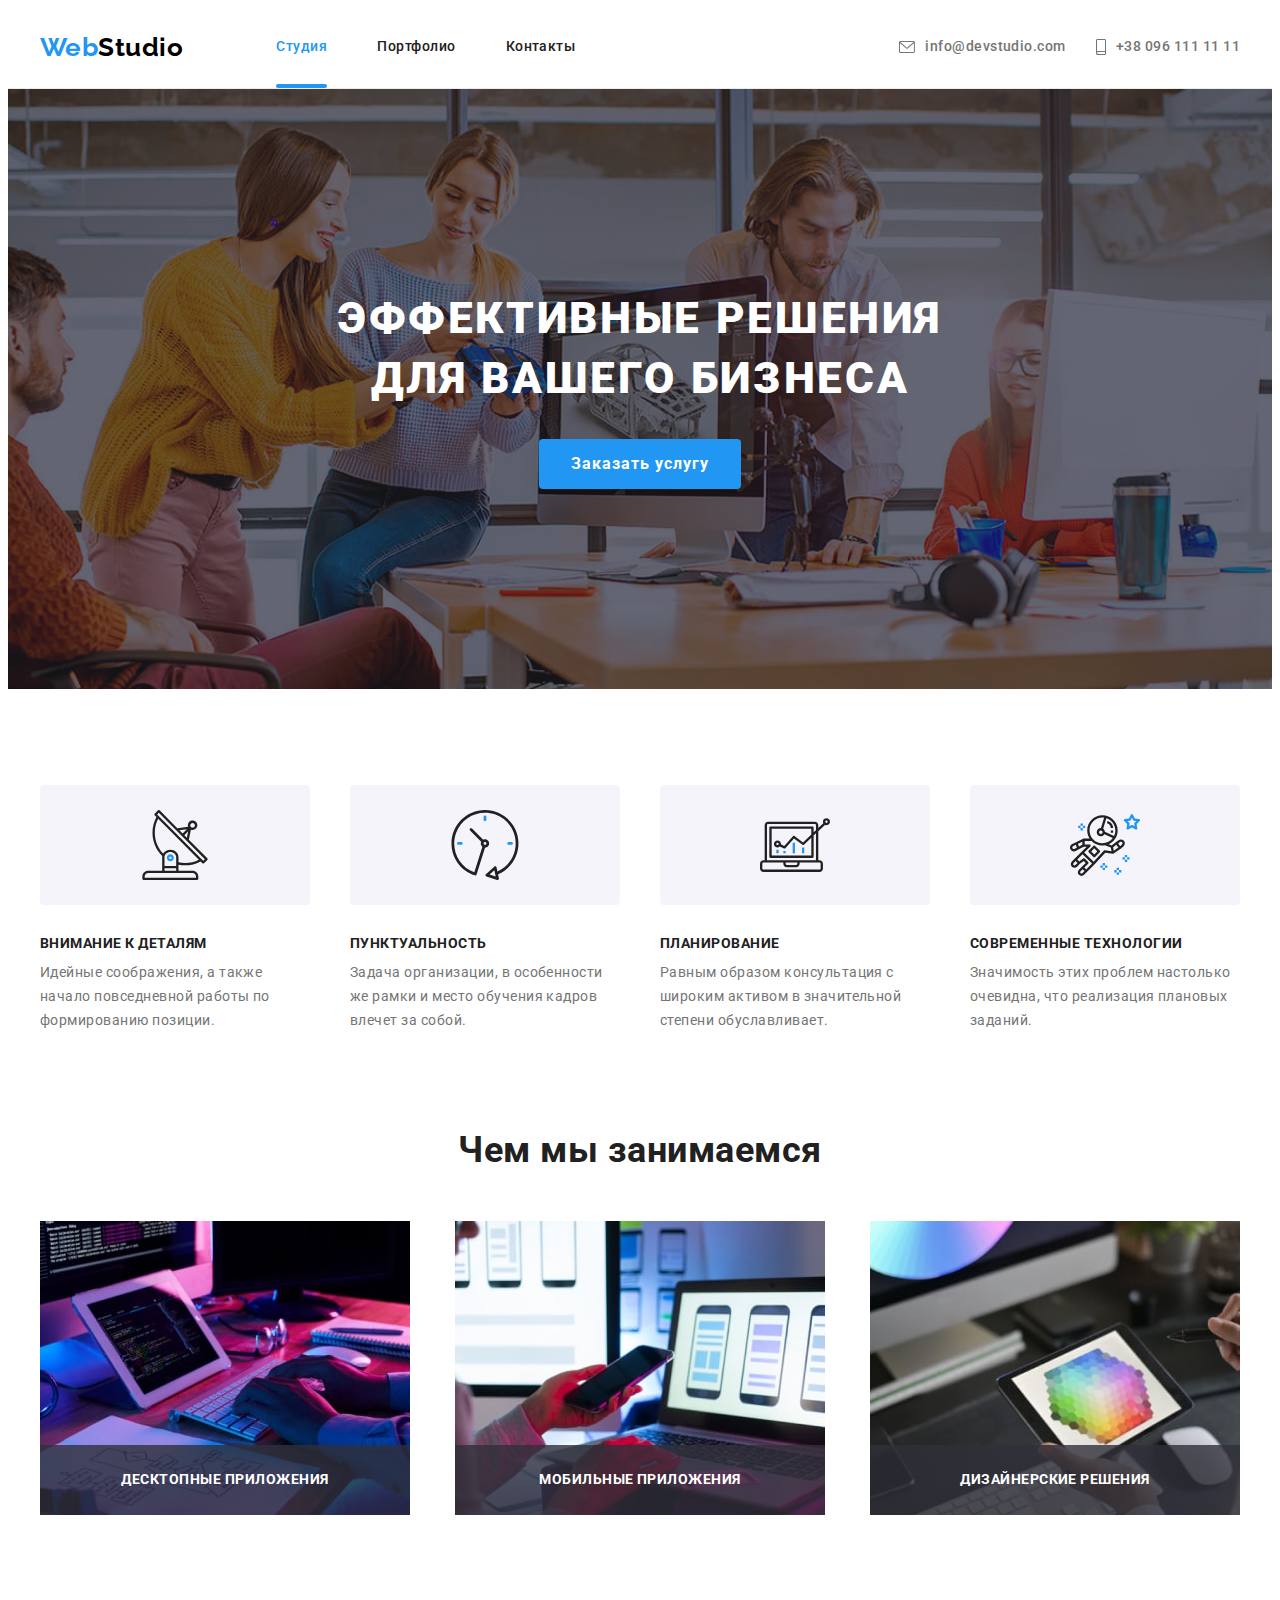
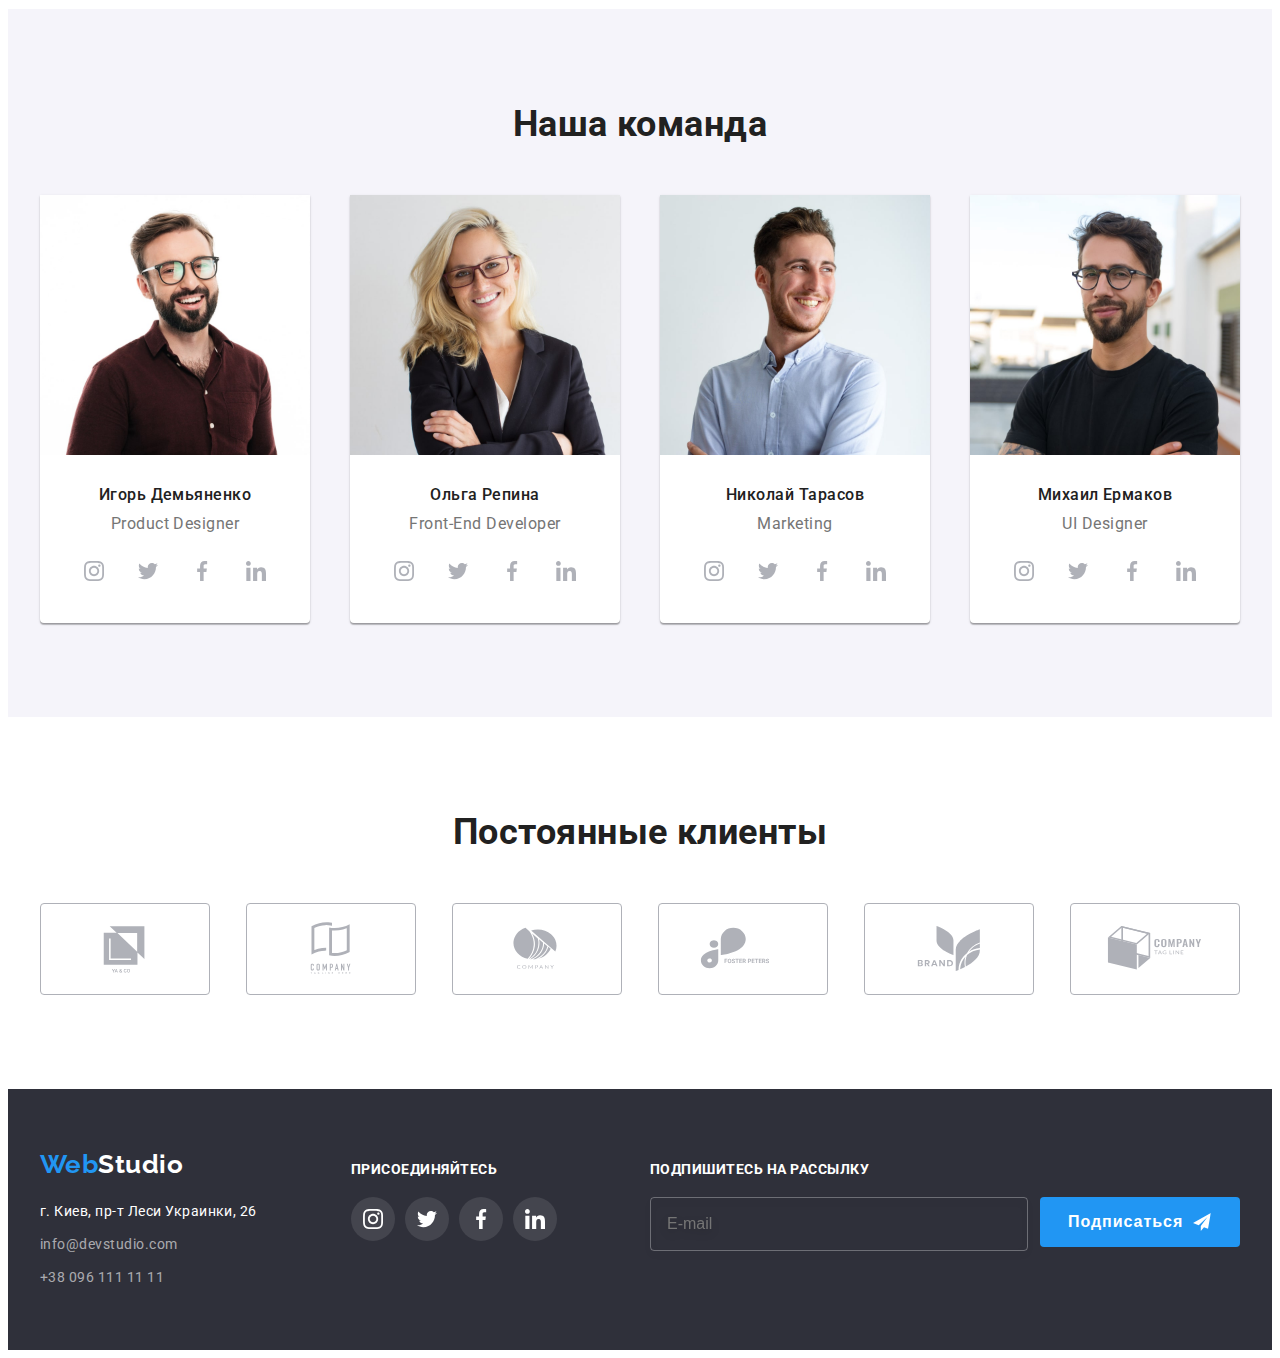
<file: index.html>
<!DOCTYPE html>
<html lang="ru">
<head>
    <meta charset="UTF-8">
    <meta http-equiv="X-UA-Compatible" content="IE=edge">
    <meta name="viewport" content="width=device-width, initial-scale=1.0">
    <link rel="preconnect" href="https://fonts.googleapis.com">
    <link rel="preconnect" href="https://fonts.gstatic.com" crossorigin>
    <link href="https://fonts.googleapis.com/css2?family=Raleway:wght@700&family=Roboto:wght@400;500;700;900&display=swap" rel="stylesheet">
    <link rel="stylesheet" href="https://cdnjs.cloudflare.com/ajax/libs/modern-normalize/1.1.0/modern-normalize.min.css" integrity="sha512-wpPYUAdjBVSE4KJnH1VR1HeZfpl1ub8YT/NKx4PuQ5NmX2tKuGu6U/JRp5y+Y8XG2tV+wKQpNHVUX03MfMFn9Q==" crossorigin="anonymous" referrerpolicy="no-referrer" />
    <link rel="stylesheet" href="./css/main.min.css"/>
    <title>Document</title>
    </head>
<body>
    <!-- Шапка -->
    <header class="header">
        <div class="container">
            <a href="./" class="logo"><span class="logo--accent">Web</span><span class="logo--dark">Studio</span></a>
        <nav class="menu">
            <ul class="list">
                <li class="menu__item"><a href="./index.html" class="header__link link current">Студия</a></li>
                <li class="menu__item"><a href="./portfolio.html" class="header__link link">Портфолио</a></li>
                <li class="menu__item"><a href="" class="header__link link">Контакты</a></li>
            </ul>
        </nav>
        <div class="contacts">
            <ul class="list">
                <li class="contacts__item">
                    <a href="mailto:info@devstudio.com" class="header__link link"><svg class="contacts__icon" width="16" height="12"><use href="./images/icons.svg#icon-envelope"></use></svg>info@devstudio.com</a></li>
                <li class="contacts__item">
                    <a href="tel:+380961111111" class="header__link link"><svg class="contacts__icon" width="10" height="16"><use href="./images/icons.svg#icon-smartphone"></use></svg>+38 096 111 11 11</a></li>
            </ul>
            </div>
        </div>
    </header>
    <main>  
        <!-- Герой -->
        <section class="hero">
            <div class="container">
            <h1 class="hero__title">Эффективные решения для вашего бизнеса</h1>
                <button data-modal-open type="button" class="hero__button">Заказать услугу</button>
                <div class="backdrop is-hidden" data-modal>
                    <div class="modal">
                        <button class="close-button" data-modal-close><svg class="close-icon" width="11" height="11"><use href="./images/icons.svg#icon-close"></use></svg></button>
                        <h3 class="modal__title">Оставьте свои данные, мы вам перезвоним</h3>
                        <form>
                        <div class="modal__field">
                        <label for="user-name" class="modal__label">Имя</label>
                        <div class="modal__input-div"><input id="user-name" class="modal__input" type="text" name="user-name">
                            <svg class="modal__icon" width="18" height="18"><use href="./images/icons.svg#icon-person"></use></svg>
                        </div></div>
                        <div class="modal__field">
                        <label for="user-tel" class="modal__label">Телефон</label>
                        <div class="modal__input-div"><input id="user-tel" class="modal__input" type="tel" name="user-tel">
                            <svg class="modal__icon" width="18" height="18"><use href="./images/icons.svg#icon-phone"></use></svg>
                        </div></div>
                        <div class="modal__field">
                        <label for="user-email" class="modal__label">Почта</label>
                        <div class="modal__input-div">
                            <input  id="user-email" class="modal__input" type="email" name="user-email">
                            <svg class="modal__icon" width="18" height="18"><use href="./images/icons.svg#icon-email"></use></svg>
                        </div></div>
                        <div class="modal__field">
                        <label for="modal-text" class="modal__label">Комментарий</label>
                        <textarea id="modal-text" class="modal__text" name="modal-text"  placeholder="Введите текст"></textarea>
                        </div>
                        <div class="agreement">
                        <input type="checkbox" id="agreement-check" value="" class="checkbox visually-hidden">
                        <svg class="agreement__icon" width="16" height="15"><use href="images/icons.svg#icon-check"></use></svg>
                        <label for="agreement-check" class="agreement__text">Соглашаюсь с рассылкой и принимаю <a href="" class="agreement__link">Условия договора</a></label></div>
                        <button type="submit" class="agreement__submit">Отправить</button>
                        </form>  
                    </div>
                </div>
            </div> 
        </section>
        <!-- Особенности -->
        <section class="qualities">
            <div class="container">
                <h2 class="visually-hidden">Особенности</h2>
                <ul class="list qualities__list">
                    <li>
                        <div class="qualities__item"><svg class="qualities__icon" width="70" height="70" ><use href="./images/icons.svg#icon-antenna"></use></svg></div>
                        <h3 class="qualities__title">Внимание к деталям</h3>
                        <p class="qualities__text">Идейные соображения, а также начало повседневной работы по формированию позиции.</p>
                    </li>
                    <li>
                        <div class="qualities__item"><svg class="qualities__icon" width="70" height="70" ><use href="./images/icons.svg#icon-clock"></use></svg></div>
                        <h3 class="qualities__title">Пунктуальность</h3>
                        <p class="qualities__text">Задача организации, в особенности же рамки и место обучения кадров влечет за собой.</p>
                    </li>
                    <li>
                        <div class="qualities__item"><svg class="qualities__icon" width="70" height="70" ><use href="./images/icons.svg#icon-diagram"></use></svg></div>
                        <h3 class="qualities__title">Планирование</h3>
                        <p class="qualities__text">Равным образом консультация с широким активом в значительной степени обуславливает.</p>
                    </li>
                    <li>
                        <div class="qualities__item"><svg class="qualities__icon" width="70" height="70" ><use href="./images/icons.svg#icon-astronaut"></use></svg></div>
                        <h3 class="qualities__title">Современные технологии</h3>
                        <p class="qualities__text">Значимость этих проблем настолько очевидна, что реализация плановых заданий.</p>
                    </li>
                </ul>
            </div>
        </section>
        <!-- Чем мы занимаемся -->
        <section class="activity">
            <div class="container">               
            <h2 class="section__title activity__title">Чем мы занимаемся</h2>
                <ul class="list activity__list">
                    <li class="activity__item"><a href="">
                        <img src="./images/box1.jpg" alt="изображение 1" width="370">
                    <div class="activity__overlay"><h3 class="activity__text">Десктопные приложения</h3></div></a></li>
                    <li class="activity__item"><a href="">
                        <img src="./images/box2.jpg" alt="изображение 3" width="370">
                    <div class="activity__overlay"><h3 class="activity__text">Мобильные приложения</h3></div></a></li>
                    <li class="activity__item"><a href="">
                        <img src="./images/box3.jpg" alt="изображение 3" width="370">
                    <div class="activity__overlay"><h3 class="activity__text">Дизайнерские решения</h3></div></a></li>
                 </ul>
                </div> 
         </section>
        <!-- Наша команда -->
        <section class="team">
            <div class="container">
            <h2 class="team__title section__title">Наша команда</h2>
                <ul class="team__list list">
                    <li class="team__card">
                   <img src="./images/Igor.jpg" alt="Игорь" width="270">
                    <h3 class="team__name">Игорь Демьяненко</h3>
                    <p class="team__text"><span lang="en">Product Designer</span></p>
                   <ul class="list socials__list">
                       <li class="socials__li"><a class="socials__item" href=""><svg class="socials__icon" width="20" height="20"><use href="./images/icons.svg#icon-instagram"></use></svg></a></li>
                       <li class="socials__li"><a class="socials__item" href=""><svg class="socials__icon" width="20" height="20"><use href="./images/icons.svg#icon-twitter"></use></svg></a></li>
                       <li class="socials__li"><a class="socials__item" href=""><svg class="socials__icon" width="20" height="20"><use href="./images/icons.svg#icon-facebook"></use></svg></a></li>
                       <li class="socials__li"><a class="socials__item" href=""><svg class="socials__icon" width="20" height="20"><use href="./images/icons.svg#icon-linkedin"></use></svg></a></li>
                   </ul>
                    </li>
                    <li class="team__card">
                    <img src="./images/Olga.jpg" alt="Ольга" width="270">
                    <h3 class="team__name">Ольга Репина</h3>
                    <p class="team__text"><span lang="en">Front-End Developer</span></p>
                    <ul class="list socials__list">
                        <li class="socials__li"><a class="socials__item" href=""><svg class="socials__icon" width="20" height="20"><use href="./images/icons.svg#icon-instagram"></use></svg></a></li>
                        <li class="socials__li"><a class="socials__item" href=""><svg class="socials__icon" width="20" height="20"><use href="./images/icons.svg#icon-twitter"></use></svg></a></li>
                        <li class="socials__li"><a class="socials__item" href=""><svg class="socials__icon" width="20" height="20"><use href="./images/icons.svg#icon-facebook"></use></svg></a></li>
                        <li class="socials__li"><a class="socials__item" href=""><svg class="socials__icon" width="20" height="20"><use href="./images/icons.svg#icon-linkedin"></use></svg></a></li>
                    </ul>
                    </li>
                    <li class="team__card">
                    <img src="./images/Nikolay.jpg" alt="Николай" width="270">
                    <h3 class="team__name">Николай Тарасов</h3>
                    <p class="team__text"><span lang="en">Marketing</span></p>
                    <ul class="list socials__list">
                        <li class="socials__li"><a class="socials__item" href=""><svg class="socials__icon" width="20" height="20"><use href="./images/icons.svg#icon-instagram"></use></svg></a></li>
                        <li class="socials__li"><a class="socials__item" href=""><svg class="socials__icon" width="20" height="20"><use href="./images/icons.svg#icon-twitter"></use></svg></a></li>
                        <li class="socials__li"><a class="socials__item" href=""><svg class="socials__icon" width="20" height="20"><use href="./images/icons.svg#icon-facebook"></use></svg></a></li>
                        <li class="socials__li"><a class="socials__item" href=""><svg class="socials__icon" width="20" height="20"><use href="./images/icons.svg#icon-linkedin"></use></svg></a></li>
                    </ul>
                    </li>
                    <li class="team__card">
                    <img src="./images/Mikhail.jpg" alt="Михаил" width="270">
                    <h3 class="team__name">Михаил Ермаков</h3>
                    <p class="team__text"><span lang="en">UI Designer</span></p>
                    <ul class="list socials__list">
                        <li class="socials__li"><a class="socials__item" href=""><svg class="socials__icon" width="20" height="20"><use href="./images/icons.svg#icon-instagram"></use></svg></a></li>
                        <li class="socials__li"><a class="socials__item" href=""><svg class="socials__icon" width="20" height="20"><use href="./images/icons.svg#icon-twitter"></use></svg></a></li>
                        <li class="socials__li"><a class="socials__item" href=""><svg class="socials__icon" width="20" height="20"><use href="./images/icons.svg#icon-facebook"></use></svg></a></li>
                        <li class="socials__li"><a class="socials__item" href=""><svg class="socials__icon" width="20" height="20"><use href="./images/icons.svg#icon-linkedin"></use></svg></a></li>
                    </ul>
                    </li>
                </ul>
                </div>
        </section>
       <!-- Клиенты -->
    <section class="clients">
        <div class="container">
            <h2 class="section__title clients__title">Постоянные клиенты</h2>
           <ul class="list clients__list">
              <li><a class="clients__item" href=""><svg class="clients__icon" width="106" height="60" ><use href="./images/icons.svg#icon-partner1"></use></svg></a></li>
              <li><a class="clients__item" href=""><svg class="clients__icon" width="106" height="60" ><use href="./images/icons.svg#icon-partner2"></use></svg></a></li>
              <li><a class="clients__item" href=""><svg class="clients__icon" width="106" height="60" ><use href="./images/icons.svg#icon-partner3"></use></svg></a></li>
              <li><a class="clients__item" href=""><svg class="clients__icon" width="106" height="60" ><use href="./images/icons.svg#icon-partner4"></use></svg></a></li>
              <li><a class="clients__item" href=""><svg class="clients__icon" width="106" height="60" ><use href="./images/icons.svg#icon-partner5"></use></svg></a></li>
              <li><a class="clients__item" href=""><svg class="clients__icon" width="106" height="60" ><use href="./images/icons.svg#icon-partner6"></use></svg></a></li>
           </ul>
        </div>
    </section>
</main>
    <!-- Подвал -->
    <footer class="footer">
        <div class="container">
            <div>
                <a href="./" class="logo"><span class="logo--accent">Web</span><span class="logo--light">Studio</span></a>
                <address class="address">
                <ul class="address__list list">
                    <li class="address__map"><a href="https://goo.gl/maps/3kTh9h1PQYDEGtS97" target="_blank" rel="noopener, nofollow, noindex" class="link footer-link">г. Киев, пр-т Леси Украинки, 26</a> </li>
                    <li class="address__text"><a href="mailto:info@devstudio.com" class="link footer-link">info@devstudio.com</a></li>
                    <li class="address__text"><a href="tel:+380961111111" class="link footer-link">+38 096 111 11 11</a></li>
                </ul>
                </address>
            </div>
            <div class="join">
            <h1 class="join__title">присоединяйтесь</h1>
                <ul class="list join__list">
                    <li><a class="join__item" href=""><svg class="join__icon" width="20" height="20"><use href="./images/icons.svg#icon-instagram"></use></svg></a></li>
                    <li><a class="join__item" href=""><svg class="join__icon" width="20" height="20"><use href="./images/icons.svg#icon-twitter"></use></svg></a></li>
                    <li><a class="join__item" href=""><svg class="join__icon" width="20" height="20"><use href="./images/icons.svg#icon-facebook"></use></svg></a></li>
                    <li><a class="join__item" href=""><svg class="join__icon" width="20" height="20"><use href="./images/icons.svg#icon-linkedin"></use></svg></a></li>
                </ul>
           </div>
         <div class="subscribe">
                    <h1 class="subscribe__title">подпишитесь на рассылку</h1>
                    <form class="subscribe__form">
                        <label>
      <input type="email" name="email" placeholder="E-mail" class="subscribe__input">
  </label> <button type="submit" class="subscribe__button">Подписаться <svg class="subscribe__icon" width="24" height="24" ><use href="./images/icons.svg#icon-send"></use></svg></button>
                    </form>
                </div>
        </div>
            </footer>
<script src="./js/modal.js"></script>
</body>
</html>
</file>
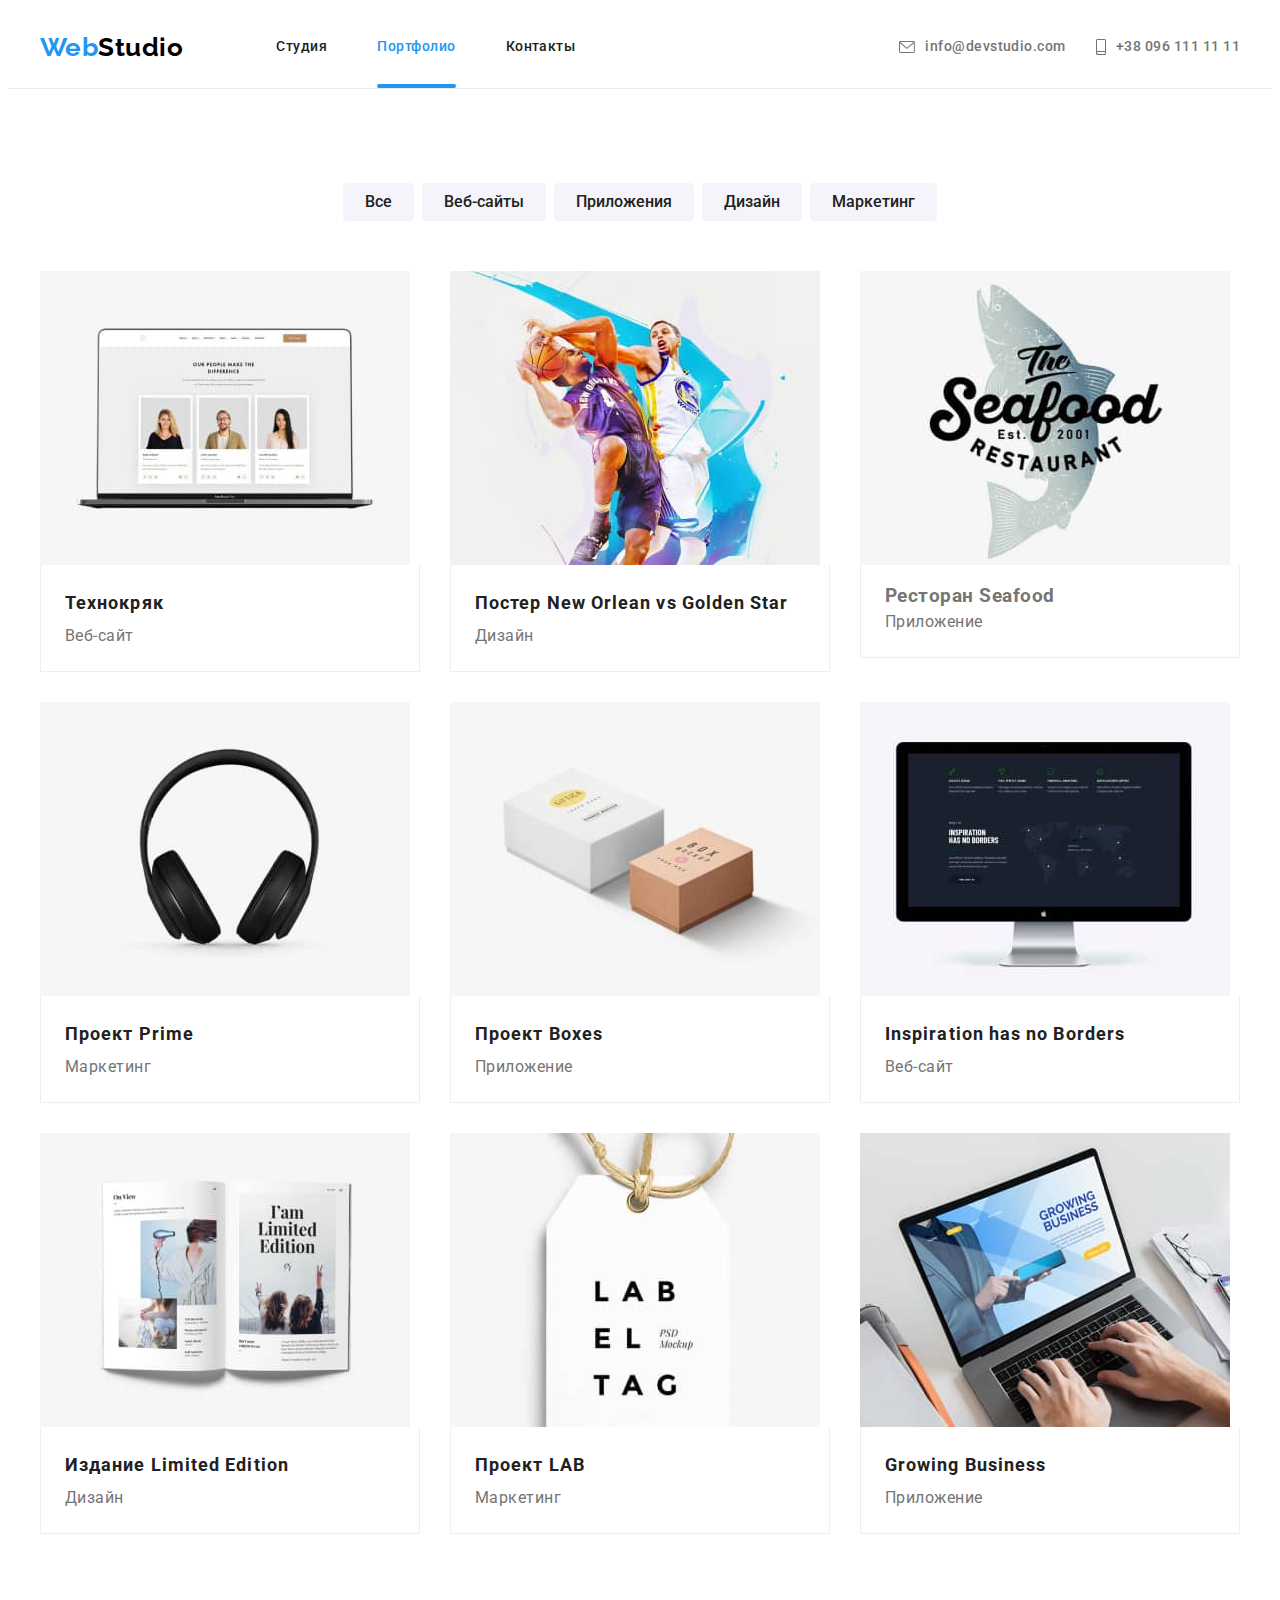
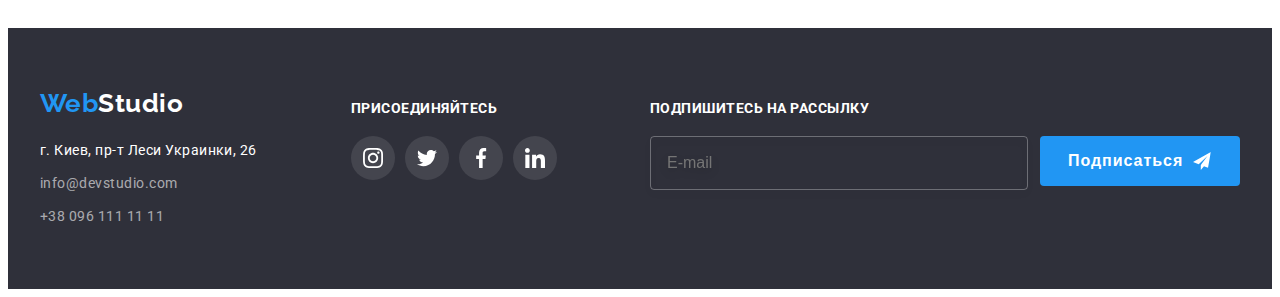
<file: portfolio.html>
<!DOCTYPE html>
<html lang="ru">
<head>
    <meta charset="UTF-8">
    <meta http-equiv="X-UA-Compatible" content="IE=edge">
    <meta name="viewport" content="width=device-width, initial-scale=1.0">
    <link rel="preconnect" href="https://fonts.googleapis.com">
    <link rel="preconnect" href="https://fonts.gstatic.com" crossorigin>
    <link href="https://fonts.googleapis.com/css2?family=Raleway:wght@700&family=Roboto:wght@400;500;700;900&display=swap" rel="stylesheet">
    <link rel="stylesheet" href="https://cdnjs.cloudflare.com/ajax/libs/modern-normalize/1.1.0/modern-normalize.min.css" integrity="sha512-wpPYUAdjBVSE4KJnH1VR1HeZfpl1ub8YT/NKx4PuQ5NmX2tKuGu6U/JRp5y+Y8XG2tV+wKQpNHVUX03MfMFn9Q==" crossorigin="anonymous" referrerpolicy="no-referrer" />
    <link rel="stylesheet" href="./css/main.min.css"/>
    <title>Document</title>
    </head>
<body>
    <!-- Шапка -->
    <header class="header">
        <div class="container">
            <a href="./" class="logo"><span class="logo--accent">Web</span><span class="logo--dark">Studio</span></a>
        <nav class="menu">
            <ul class="list">
                <li class="menu__item">
                    <a href="./index.html" class="header__link link">Студия</a></li>
                <li class="menu__item">
                    <a href="./portfolio.html" class="header__link link current">Портфолио</a></li>
                <li class="menu__item">
                    <a href="" class="header__link link">Контакты</a></li>
            </ul>
        </nav>
        <div class="contacts">
            <ul class="list">
                <li class="contacts__item">
                    <a href="mailto:info@devstudio.com" class="header__link link"><svg class="contacts__icon" width="16" height="12"><use href="./images/icons.svg#icon-envelope"></use></svg>info@devstudio.com</a></li>
                <li class="contacts__item">
                    <a href="tel:+380961111111" class="header__link link"><svg class="contacts__icon" width="10" height="16"><use href="./images/icons.svg#icon-smartphone"></use></svg>+38 096 111 11 11</a></li>
            </ul>
            </div>
        </div>
    </header>
    <main>  
    <section class="portfolio">
      <div class="container">
        <h1 class="visually-hidden">Портфолио</h1>
        <ul class="filters list">
             <li><button type="button" class="filters__button">Все</button></li>
             <li><button type="button" class="filters__button">Веб-сайты</button></li>
             <li><button type="button" class="filters__button">Приложения</button></li>
             <li><button type="button" class="filters__button">Дизайн</button></li>
             <li><button type="button" class="filters__button">Маркетинг</button></li>
        </ul>
        <h2 class="visually-hidden">Галерея работ</h2>
        <ul class="porfolio__list list">
            <li>
                    <div class="portfolio__card">
                    <div class="portfolio__thumb">
                    <img src="./images/techno.jpg" alt="" width="370" >
                    <p class="portfolio__slide">Ресурс предлагает комплексные предложения с разным уровнем функционала и сервисов. Все это позволит посетителю получить исчерпывающие сведения о компании или частном лице.</p></div>
                    <div class="portfolio__info">
                     <h3 class="portfolio__title">Технокряк</h3>
                    <p class="porfolio__text">Веб-сайт</p>
                    </div>
                    </div>
            </li>
            <li>
                <div class="portfolio__card">
                    <div class="portfolio__thumb">
                    <img src="./images/poster.jpg" alt="" width="370">
                    <p class="portfolio__slide"></p>
                </div>
                    <div class="portfolio__info">
                 <h3 class="portfolio__title">Постер <span lang="en">New Orlean vs Golden Star</span></h3>
                 <p class="porfolio__text">Дизайн</p>
                 </div>
                </div>
             </li>
             <li>
                <div class="portfolio__card">
                    <div class="portfolio__thumb">
                    <img src="./images/restaurant.jpg" alt="" width="370">
                    <p class="portfolio__slide"></p></div>
                 <div class="portfolio__info">
                     <h3 class="portfolio-title">Ресторан <span lang="en">Seafood</span></h3>
                 <p class="porfolio__text">Приложение</p>
                 </div>
                 </div>   
             </li>
             <li>
                <div class="portfolio__card">
                    <div class="portfolio__thumb">
                    <img src="./images/prime.jpg" alt="" width="370">
                    <p class="portfolio__slide"></p></div>
                 <div class="portfolio__info">
                     <h3 class="portfolio__title">Проект <span lang="en">Prime</span></h3>
                 <p class="porfolio__text">Маркетинг</p>
                 </div>
                 </div>
             </li>
             <li>
                <div class="portfolio__card">
                    <div class="portfolio__thumb">
                    <img src="./images/boxes.jpg" alt="" width="370">
                    <p class="portfolio__slide"></p></div>
                <div class="portfolio__info">
                     <h3 class="portfolio__title">Проект <span lang="en">Boxes</span></h3>
                 <p class="porfolio__text">Приложение</p>
                 </div>
                 </div>
              </li>
              <li>
                <div class="portfolio__card">
                    <div class="portfolio__thumb">
                    <img src="./images/inspiration.jpg" alt="" width="370">
                    <p class="portfolio__slide"></p></div>
                <div class="portfolio__info">
                 <h3 class="portfolio__title"><span lang="en">Inspiration has no Borders</span></h3>
                 <p class="porfolio__text">Веб-сайт</p>
                 </div>
                </div>    
                </li>
                <li>
                <div class="portfolio__card">
                    <div class="portfolio__thumb">
                    <img src="./images/limited.jpg" alt="" width="370">
                    <p class="portfolio__slide"></p></div>
                <div class="portfolio__info">
                     <h3 class="portfolio__title">Издание <span lang="en">Limited Edition</span></h3>
                 <p class="porfolio__text">Дизайн</p>
                 </div>
                </div>
                </li>
                <li>
                <div class="portfolio__card">
                    <div class="portfolio__thumb">
                    <img src="./images/lab.jpg" alt="" width="370">
                    <p class="portfolio__slide"></p></div>
                <div class="portfolio__info">
                     <h3 class="portfolio__title">Проект <span lang="en">LAB</span></h3>
                 <p class="porfolio__text">Маркетинг</p>
                 </div>
                </div>
                </li>
                <li>
                <div class="portfolio__card">
                    <div class="portfolio__thumb">
                    <img src="./images/growing.jpg" alt="" width="370">
                    <p class="portfolio__slide"></p></div>
                <div class="portfolio__info">
                     <h3 class="portfolio__title"><span lang="en">Growing Business</span></h3>
                 <p class="porfolio__text">Приложение</p>
                 </div>
                </div>
              </li>
        </ul>
      </div>
    </section>
    </main>
    <!-- Подвал -->
    <footer class="footer">
        <div class="container">
            <div>
                <a href="./" class="logo"><span class="logo--accent">Web</span><span class="logo--light">Studio</span></a>
                <address class="address">
                <ul class="address__list list">
                    <li class="address__map"><a href="https://goo.gl/maps/3kTh9h1PQYDEGtS97" target="_blank" rel="noopener, nofollow, noindex" class="link footer-link">г. Киев, пр-т Леси Украинки, 26</a> </li>
                    <li class="address__text"><a href="mailto:info@devstudio.com" class="link footer-link">info@devstudio.com</a></li>
                    <li class="address__text"><a href="tel:+380961111111" class="link footer-link">+38 096 111 11 11</a></li>
                </ul>
                </address>
            </div>
            <div class="join">
            <h1 class="join__title">присоединяйтесь</h1>
                <ul class="list join__list">
                    <li><a class="join__item" href=""><svg class="join__icon" width="20" height="20"><use href="./images/icons.svg#icon-instagram"></use></svg></a></li>
                    <li><a class="join__item" href=""><svg class="join__icon" width="20" height="20"><use href="./images/icons.svg#icon-twitter"></use></svg></a></li>
                    <li><a class="join__item" href=""><svg class="join__icon" width="20" height="20"><use href="./images/icons.svg#icon-facebook"></use></svg></a></li>
                    <li><a class="join__item" href=""><svg class="join__icon" width="20" height="20"><use href="./images/icons.svg#icon-linkedin"></use></svg></a></li>
                </ul>
           </div>
         <div class="subscribe">
                    <h1 class="subscribe__title">подпишитесь на рассылку</h1>
                    <form class="subscribe__form">
                        <label>
      <input type="email" name="email" placeholder="E-mail" class="subscribe__input">
  </label> <button type="submit" class="subscribe__button">Подписаться <svg class="subscribe__icon" width="24" height="24" ><use href="./images/icons.svg#icon-send"></use></svg></button>
                    </form>
                </div>
        </div>
            </footer>
</body>
</html>
</file>
<file: css/main.min.css>
body{font-family:"Roboto",sans-serif;font-style:normal;color:var(--primary-text-color);letter-spacing:.03em}h1,h2,h3,h4,h5,h6,p{margin:0}button{border-style:none}img{display:block}.list{padding:0;margin:0;list-style-type:none}.link{text-decoration:none;color:inherit}:root{--primary-text-color: #757575;--title-text-color: #212121;--accent-color: #2196F3;--primary-white-color: #FFFFFF;--black-color: #000000;--dark-background: #2F303A;--light-background: #F5F4FA;--icon-filler: #AFB1B8;--animation-timing-function: cubic-bezier(0.4, 0, 0.2, 1)}.container{width:1200px;padding-left:15px;padding-right:15px;margin:0 auto}.section__title{font-weight:700;font-size:36px;line-height:1.17;text-align:center;color:var(--title-text-color)}.current{color:var(--accent-color);position:relative}.current::after{content:"";position:absolute;bottom:-33px;background-color:var(--accent-color);height:4px;border-radius:2px;width:100%}.visually-hidden{position:absolute;width:1px;height:1px;margin:-1px;border:0;padding:0;white-space:nowrap;clip-path:inset(100%);clip:rect(0 0 0 0);overflow:hidden}.logo{margin-right:93px;text-decoration:none;font-family:"Raleway",sans-serif;font-weight:700;font-size:26px;line-height:1.19}.logo--accent{color:var(--accent-color)}.logo--dark{color:var(--black-color)}.logo--light{color:var(--primary-white-color)}.header{border-bottom:1px solid #ececec;padding-top:24px;padding-bottom:25px}.header .container{display:flex;align-items:center}.menu .list{display:flex}.contacts .list{display:flex;align-items:center}.menu__item:not(:first-child){margin-left:50px}.contacts__item:not(:first-child){margin-left:30px}.contacts{display:flex;align-items:center;margin-left:auto}.header__link{display:flex;align-items:center;transition:color 250ms var(--animation-timing-function)}.header__link:hover.contacts-icon{fill:var(--accent-color)}.contacts__icon{margin-right:10px;fill:currentColor}.header__link:hover,.header__link:focus{color:var(--accent-color)}.menu__item{font-weight:500;font-size:14px;line-height:1.14;color:var(--title-text-color)}.contacts__item{font-weight:500;font-size:14px;line-height:1.14}.hero{text-align:center;max-width:1600px;margin:0 auto;background:var(--dark-background);padding-top:200px;padding-bottom:200px;background-image:linear-gradient(rgba(47, 48, 58, 0.4), rgba(47, 48, 58, 0.4)),url(../images/hero.jpg);background-repeat:no-repeat;background-position:50% 50%;background-size:cover}.close-button{position:absolute;right:8px;top:8px;display:flex;align-items:center;justify-content:center;width:30px;height:30px;border:1px solid rgba(0,0,0,.1);border-radius:50%;background-color:var(--primary-white-color);cursor:pointer;transition:border-color 250ms var(--animation-timing-function),fill 250ms var(--animation-timing-function)}.close-button:hover,.close-button:focus{border-color:var(--accent-color);fill:var(--accent-color)}.hero__title{width:696px;margin-bottom:30px;margin-left:auto;margin-right:auto;font-weight:900;font-size:44px;line-height:1.36;text-align:center;letter-spacing:.06em;text-transform:uppercase;color:var(--primary-white-color)}.hero__button{align-items:center;padding:10px 32px;box-shadow:0px 4px 4px rgba(0,0,0,.15);border-radius:4px;font-family:inherit;background-color:var(--accent-color);font-weight:700;font-size:16px;line-height:1.88;letter-spacing:.06em;color:var(--primary-white-color);cursor:pointer;transition:background-color 250ms var(--animation-timing-function)}.hero__button:hover,.hero__button:focus{background-color:#188ce8}.modal{position:absolute;padding:40px;top:50%;left:50%;width:528px;min-height:581px;background-color:var(--primary-white-color);box-shadow:0px 1px 3px rgba(0,0,0,.12),0px 1px 1px rgba(0,0,0,.14),0px 2px 1px rgba(0,0,0,.2);border-radius:4px;transform:translate(-50%, -50%) scale(1);transition:transform 250ms var(--animation-timing-function),opacity 250ms var(--animation-timing-function),visibility 250ms var(--animation-timing-function);transform-origin:center}.backdrop.is-hidden{opacity:0;pointer-events:none;visibility:hidden}.backdrop.is-hidden .modal{transform:scale(1.2) translate(-50%, -50%);transform-origin:center}.backdrop{position:fixed;z-index:1;top:0;left:0;width:100%;height:100%;background-color:rgba(0,0,0,.2);transition:opacity 250ms var(--animation-timing-function),visibility 250ms var(--animation-timing-function)}.modal__title{font-weight:700;font-size:20px;line-height:1.15;text-align:center;color:var(--title-text-color);margin-bottom:12px}.modal__input{width:100%;height:40px;border:1px solid rgba(33,33,33,.2);border-radius:4px;padding:12px 42px;font-weight:400;font-size:12px;line-height:1.16;letter-spacing:.01em;color:var(--primary-text-color);transition:border-color 250ms var(--animation-timing-function),opacity 250ms var(--animation-timing-function),visibility 250ms var(--animation-timing-function);outline:none}.modal__input:hover,.modal__input:focus{border-color:var(--accent-color)}.modal__input:hover+.modal__icon,.modal__input:focus+.modal__icon{fill:var(--accent-color)}.modal__text{resize:none;width:100%;height:120px;border:1px solid rgba(33,33,33,.2);border-radius:4px;margin-bottom:20px;font-weight:400;font-size:12px;line-height:1.16;letter-spacing:.01em;color:var(--primary-text-color);padding:12px 16px;transition:border-color 250ms var(--animation-timing-function),opacity 250ms var(--animation-timing-function),visibility 250ms var(--animation-timing-function);outline:none}.modal__text:hover,.modal-text:focus{border-color:var(--accent-color)}.modal__text::placeholder{color:rgba(117,117,117,.5)}.modal__input-div{position:relative}.modal__label{display:block;margin-top:10px;margin-bottom:4px;text-align:left;font-weight:400;font-size:12px;line-height:1.16;letter-spacing:.01em}.modal__icon{position:absolute;top:50%;left:12px;transform:translateY(-50%);transition:fill 250ms var(--animation-timing-function)}.agreement{position:relative;display:flex;align-items:center;justify-content:center;margin-bottom:30px}.agreement__text{font-weight:400;font-size:14px;line-height:1.71;padding-left:24px}.agreement__icon{position:absolute;z-index:-1;top:50%;transform:translateY(-50%);left:13px;width:16px;height:15px;border:2px solid var(--black-color);border-radius:2px;box-shadow:0px 4px 4px rgba(0,0,0,.25);fill:rgba(0,0,0,0);transition:background-color 250ms var(--animation-timing-function),box-shadow 250ms var(--animation-timing-function),border-style 250ms var(--animation-timing-function)}.checkbox:checked+.agreement__icon{fill:var(--primary-white-color);background-color:var(--accent-color);box-shadow:none;border-style:none}.agreement__link{color:var(--accent-color);text-decoration-line:underline;border:none}.agreement__submit{width:200px;height:50px;background-color:var(--accent-color);box-shadow:0px 4px 4px rgba(0,0,0,.15);border-radius:4px;letter-spacing:.06em;font-weight:700;font-size:16px;line-height:1.88;color:var(--primary-white-color);cursor:pointer;transition:background-color 250ms var(--animation-timing-function)}.agreement__submit:hover,.agreement__submit:focus{background-color:#188ce8}.qualities{padding-bottom:96px;padding-top:96px}.qualities__list{display:flex;justify-content:space-between}.qualities__item{display:flex;height:120px;width:270px;background-color:var(--light-background);border-radius:4px;margin-bottom:30px;justify-content:center;align-items:center}.qualities__title{margin-bottom:10px;font-weight:700;font-size:14px;line-height:1.146;text-transform:uppercase;color:var(--title-text-color)}.qualities__text{width:270px;font-weight:400;font-size:14px;line-height:1.71}.activity{padding-bottom:94px}.activity__title{margin-bottom:50px}.activity__list{display:flex;justify-content:space-between;align-items:center}.activity__item{position:relative;z-index:0}.activity__overlay{position:absolute;bottom:0px;display:flex;align-items:center;justify-content:center;width:100%;height:70px;background-color:rgba(47,48,58,.8)}.activity__text{color:var(--primary-white-color);font-family:inherit;font-weight:700;font-size:14px;line-height:1.14;text-transform:uppercase}.team{background-color:var(--light-background);padding-top:94px;padding-bottom:94px}.team__title{margin-bottom:50px}.team__list{display:flex;justify-content:space-between}.team__card{background-color:var(--primary-white-color);box-shadow:0px 1px 3px rgba(0,0,0,.12),0px 1px 1px rgba(0,0,0,.14),0px 2px 1px rgba(0,0,0,.2);border-radius:0px 0px 4px 4px}.team__list img{margin-bottom:30px}.team__name{margin-bottom:10px;font-weight:500;font-size:16px;line-height:1.19;text-align:center;color:var(--title-text-color)}.team__text{font-weight:400;font-size:16px;line-height:1.19;text-align:center;margin-bottom:16px}.socials__list{display:flex;align-items:center;justify-content:center}.socials__item{display:flex;align-items:center;justify-content:center;width:44px;height:44px;border-radius:50%;margin-bottom:30px;transition:background-color 250ms var(--animation-timing-function),fill 250ms var(--animation-timing-function)}.socials__icon{display:flex;align-items:center;fill:var(--icon-filler)}.socials__li:not(:last-child){margin-right:10px}.socials__item:hover,.socials__item:focus{background-color:var(--accent-color)}.socials__item:hover .socials__icon{fill:var(--primary-white-color)}.socials__item:focus .socials__icon{fill:var(--primary-white-color)}.clients{padding-top:94px;padding-bottom:94px}.clients__title{margin-bottom:50px}.clients__list{display:flex;justify-content:space-between;align-items:center}.clients__icon{fill:var(--icon-filler)}.clients__item{display:flex;align-items:center;justify-content:center;width:170px;height:92px;left:215px;top:2493px;border:1px solid var(--icon-filler);box-sizing:border-box;border-radius:4px;transition:box-shadow 250ms var(--animation-timing-function),border-color 250ms var(--animation-timing-function),fill 250ms var(--animation-timing-function)}.clients__item:hover{border-color:var(--accent-color);box-shadow:0px 4px 4px rgba(0,0,0,.25)}.clients__item:focus{border-color:var(--accent-color);box-shadow:0px 4px 4px rgba(0,0,0,.25)}.clients__item:focus .clients__icon{fill:var(--accent-color)}.clients__item:hover .clients__icon{fill:var(--accent-color)}.footer{background:var(--dark-background);padding-top:60px;padding-bottom:60px}.footer .container{display:flex}.address{margin-top:20px;font-style:inherit;font-weight:400;font-size:14px;line-height:1.71}.address__list li:not(:last-child){margin-bottom:9px}.address__map{color:var(--primary-white-color)}.address__text{color:rgba(255,255,255,.6)}.footer-link:hover,.footer-link:focus{color:var(--accent-color)}.join{margin-top:12px;margin-left:auto}.join__title,.subscribe__title{color:var(--primary-white-color);font-style:normal;font-weight:700;font-size:14px;line-height:16px;text-transform:uppercase;margin-bottom:20px}.join__list{display:flex;align-items:center}.join__item{display:flex;align-items:center;justify-content:center;width:44px;height:44px;border-radius:50%;background-color:rgba(255,255,255,.1);transition:background-color 250ms cubic-bezier(0.4, 0, 0.2, 1)}.join__list li:not(:last-child){margin-right:10px}.join__icon{fill:var(--primary-white-color)}.join__item:hover,.join__item:focus{background-color:var(--accent-color)}.subscribe{margin-top:12px;margin-left:93px}.subscribe__button{display:inline-flex;padding:10px 29px 10px 28px;align-items:center;width:200px;height:50px;background-color:var(--accent-color);font-weight:700;font-size:16px;line-height:1.88;letter-spacing:.06em;color:var(--primary-white-color);margin-left:12px;cursor:pointer;border-radius:4px;transition:background-color 250ms var(--animation-timing-function)}.subscribe__button:hover,.subscribe__button:focus{background-color:#188ce8}.subscribe__icon{margin-left:10px}.subscribe__input{display:flex;width:358px;height:50px;border:1px solid rgba(255,255,255,.3);border-radius:4px;filter:drop-shadow(0px 4px 4px rgba(0, 0, 0, 0.15));background-color:rgba(0,0,0,0);font-weight:400;font-size:16px;line-height:1.25;color:rgba(255,255,255,.6);padding-left:16px}.subscribe__form{display:flex}.portfolio{padding-top:94px;padding-bottom:94px;position:relative}.filters__button{padding:6px 22px;font-family:inherit;font-weight:500;font-size:16px;line-height:1.62;text-align:center;color:var(--title-text-color);background-color:var(--light-background);border-radius:4px;cursor:pointer;border:0;transition:box-shadow 250ms var(--animation-timing-function),color 250ms var(--animation-timing-function),background-color 250ms var(--animation-timing-function)}.filters__button:active{color:var(--primary-white-color);background-color:var(--accent-color)}.filters__button:hover,.filters__button:focus{box-shadow:0px 3px 1px rgba(0,0,0,.1),0px 1px 2px rgba(0,0,0,.08),0px 2px 2px rgba(0,0,0,.12);background-color:var(--accent-color)}.filters{display:flex;justify-content:center;margin-bottom:50px}.filters li:not(:first-child){margin-left:8px}.portfolio__title{font-weight:700;font-size:18px;line-height:2;letter-spacing:.06em;color:var(--title-text-color)}.porfolio__text{font-weight:400;font-size:16px;line-height:1.88}.porfolio__list{display:flex;flex-wrap:wrap;margin-top:-30px;margin-left:-30px}.porfolio__list li{flex-basis:calc((100% - 90px)/3);margin-top:30px;margin-left:30px}.portfolio__card img{display:block}.portfolio__info{padding:20px 24px;border-bottom:1px solid #eee;border-right:1px solid #eee;border-left:1px solid #eee}.portfolio__card{transition:box-shadow 250ms var(--animation-timing-function)}.portfolio__card:hover,.portfolio__card:focus{box-shadow:0px 1px 1px rgba(0,0,0,.12),0px 4px 4px rgba(0,0,0,.06),1px 4px 6px rgba(0,0,0,.16)}.portfolio__thumb{position:relative;overflow:hidden}.portfolio__slide{position:absolute;top:0;left:0;height:100%;width:100%;padding:63px 24px;font-weight:400;font-size:18px;line-height:1.56;color:var(--primary-white-color);background-color:rgba(33,150,243,.9);transform:translateY(100%);transition:transform 250ms var(--animation-timing-function)}.portfolio__card:hover .portfolio__slide,.portfolio__card:focus .portfolio__slide{transform:translateY(0)}/*# sourceMappingURL=main.min.css.map */
</file>
